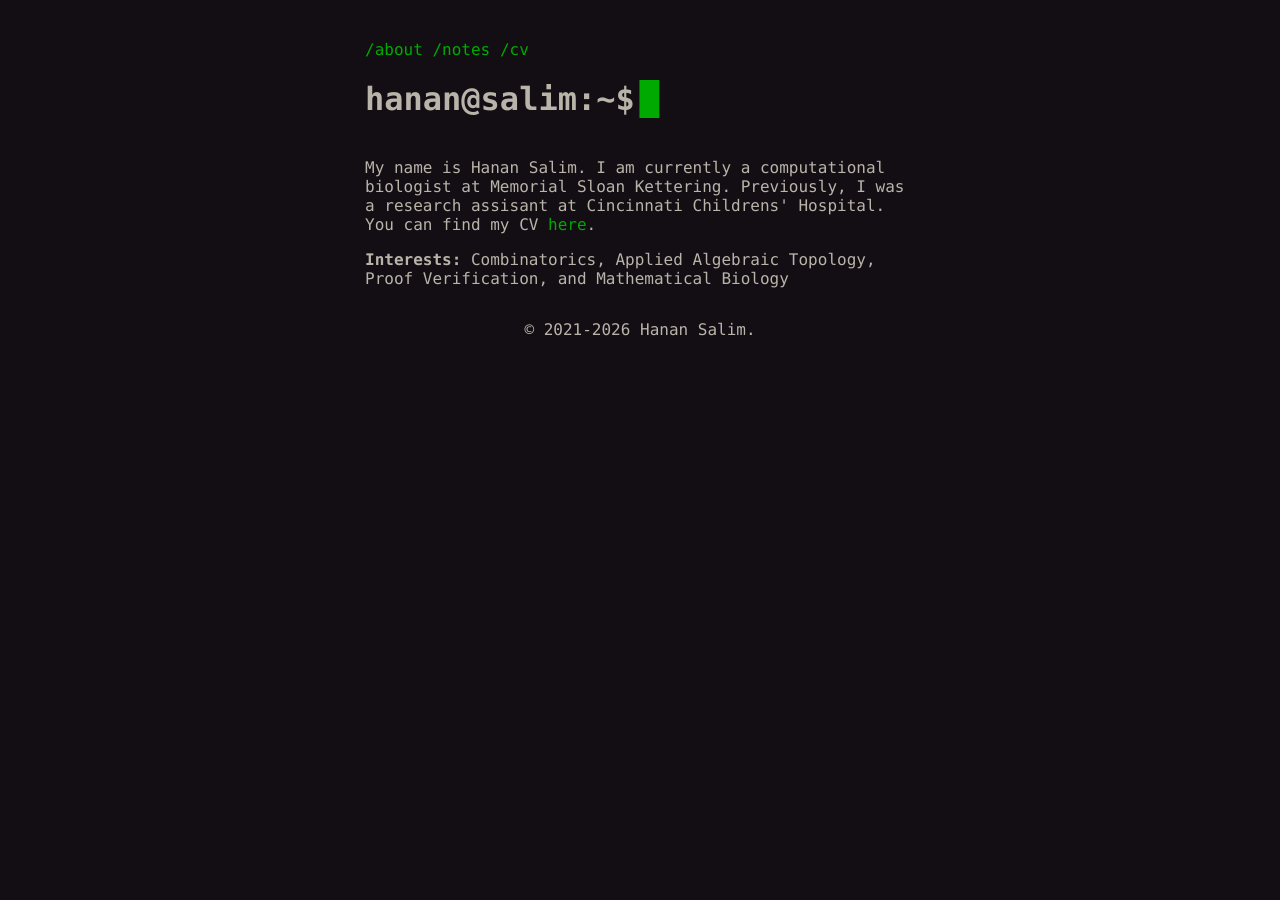
<file: index.html>
<!DOCTYPE html>
<!--[if lte IE 6]><html class="preIE7 preIE8 preIE9"><![endif]-->
<!--[if IE 7]><html class="preIE8 preIE9"><![endif]-->
<!--[if IE 8]><html class="preIE9"><![endif]-->
<!--[if gte IE 9]><!--><html><!--<![endif]-->
  
    <head>
        <meta charset="utf-8">
        <meta http-equiv="X-UA-Compatible" content="IE=edge">
        <meta name="viewport" content="width=device-width, initial-scale=1">
        <meta name="robots" content="noai, noimageai">
        <meta name="description" content="Hanan Salim's personal page">
        <meta name="keywords" content="Hanan, Hanan Salim, Math, Computer Science, Penn State, CCHMC, Bioinformatics">
        <meta nane="author" content="Hanan Salim">
        <title>hanan salim - about</title>
        <link rel="stylesheet" href="style.css">
    </head>
  

    <body>
        <!--[if lt IE 7]>
        <p class="browsehappy">You are using an <strong>outdated</strong> browser. Please <a href="#">upgrade your browser</a> to improve your experience.</p>
        <![endif]-->
        <header>
            <nav>
                <a class="underline" href="index.html">/about</a>
                <a class="underline" href="notes.html">/notes</a>
                <a class="underline" href="cv.pdf">/cv</a>
                <!--<a calss="underline" href="/contact">/contact</a> -->
            </nav>

            <div class="site-title">
                <h1>
                    <a href="/">hanan@salim:~$</a><span class="cursor">█</span>
                </h1>
            </div>
        </header>
        
        <div id="content">
            <p> My name is Hanan Salim. I am currently a computational biologist at Memorial Sloan Kettering. Previously, I was a research 
                assisant at Cincinnati Childrens' Hospital. You can find my CV <a href="cv.pdf">here</a>. 
            </p>

            <p>
                <strong>Interests:</strong> Combinatorics, Applied Algebraic Topology, Proof Verification, and Mathematical Biology
            </p>

            <!--<section class="h-card"> 
                <ul>
                    <li>
                        <a class="u-url" rel="me" href="https:&#x2F;&#x2F;github.com&#x2F;pard68">Github</a>
                    </li>
                    <li>
                        <a class="u-url" rel="me" href="https://www.linkedin.com/in/hanan-salim/">LinkedIn</a>
                    </li>
                </ul>
            </section>-->
        </div>
        
          
        <footer> &copy; 2021-2026 Hanan Salim. </footer>
    </body>
</html>
</file>
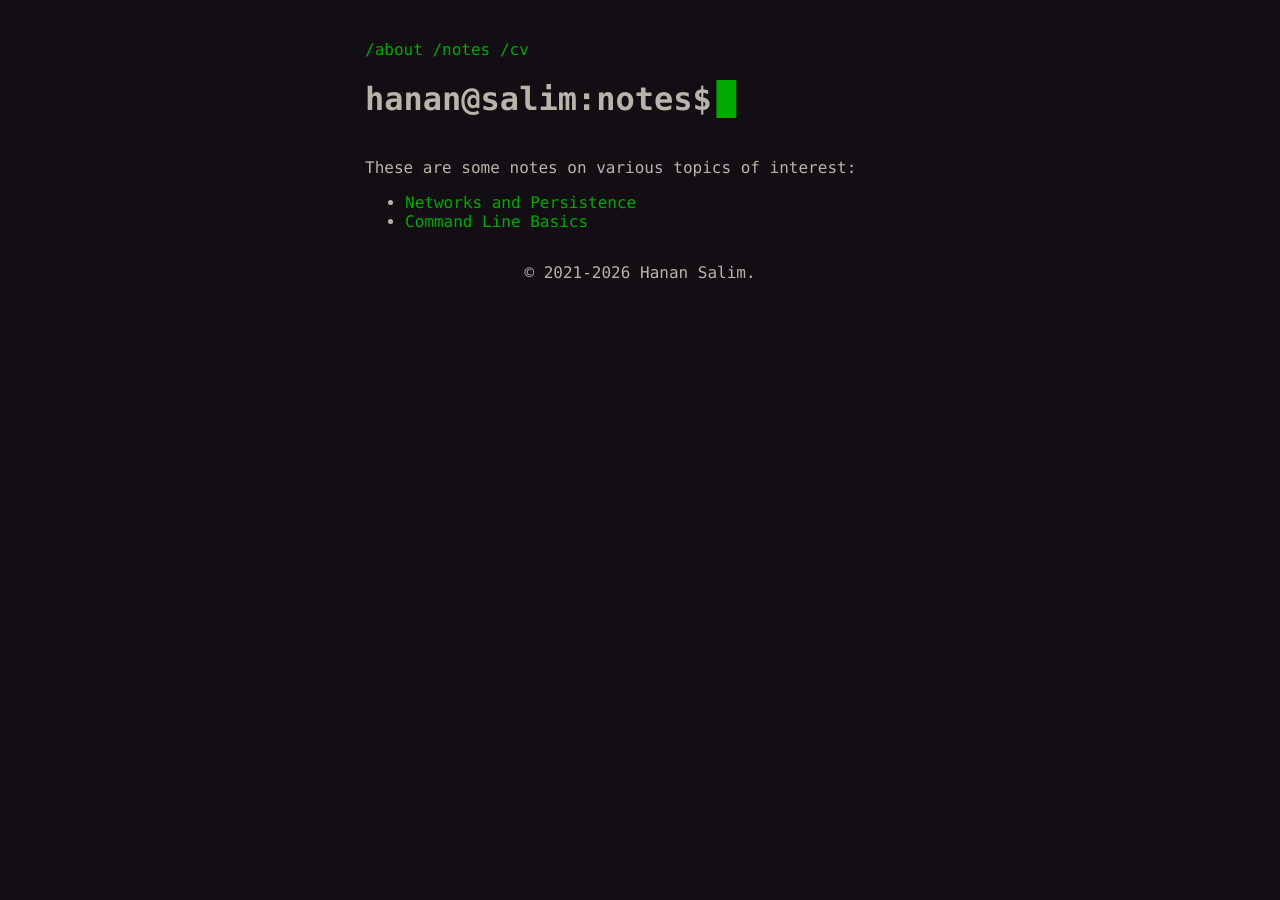
<file: notes.html>
<!DOCTYPE html>
<!--[if lte IE 6]><html class="preIE7 preIE8 preIE9"><![endif]-->
<!--[if IE 7]><html class="preIE8 preIE9"><![endif]-->
<!--[if IE 8]><html class="preIE9"><![endif]-->
<!--[if gte IE 9]><!--><html><!--<![endif]-->
  
    <head>
        <meta charset="utf-8">
        <meta http-equiv="X-UA-Compatible" content="IE=edge">
        <meta name="viewport" content="width=device-width, initial-scale=1">
        <meta name="description" content="Hanan Salim's personal page">
        <meta name="keywords" content="Hanan, Hanan Salim, Math, Computer Science, Penn State, CCHMC, Bioinformatics">
        <meta nane="author" content="Hanan Salim">
        <title>hanan salim - notes</title>
        <link rel="stylesheet" href="style.css">
    </head>
  

    <body>
        <!--[if lt IE 7]>
        <p class="browsehappy">You are using an <strong>outdated</strong> browser. Please <a href="#">upgrade your browser</a> to improve your experience.</p>
        <![endif]-->
        <header>
            <nav>
                <a class="underline" href="index.html">/about</a>
                <a class="underline" href="notes.html">/notes</a>
                <a class="underline" href="cv.pdf">/cv</a>
                <!--<a calss="underline" href="/contact">/contact</a> -->
            </nav>

            <div class="site-title">
                <h1>
                    <a href="/">hanan@salim:notes$</a><span class="cursor">█</span>
                </h1>
            </div>
        </header>
        
        <div id="content">
            
            <p> These are some notes on various topics of interest:
                <ul>
                    <li>
                        <a class="underline" href="notes/Network_Theory_and_Persistence.pdf">Networks and Persistence</a>
                    </li>

                    <li>
                        <a class="underline" href="notes/Command_Line_Basics.pdf">Command Line Basics</a>
                    </li>
                </ul>
            </p>

        </div>
        
          
        <footer> &copy; 2021-2026 Hanan Salim. </footer>
    </body>
</html>
</file>
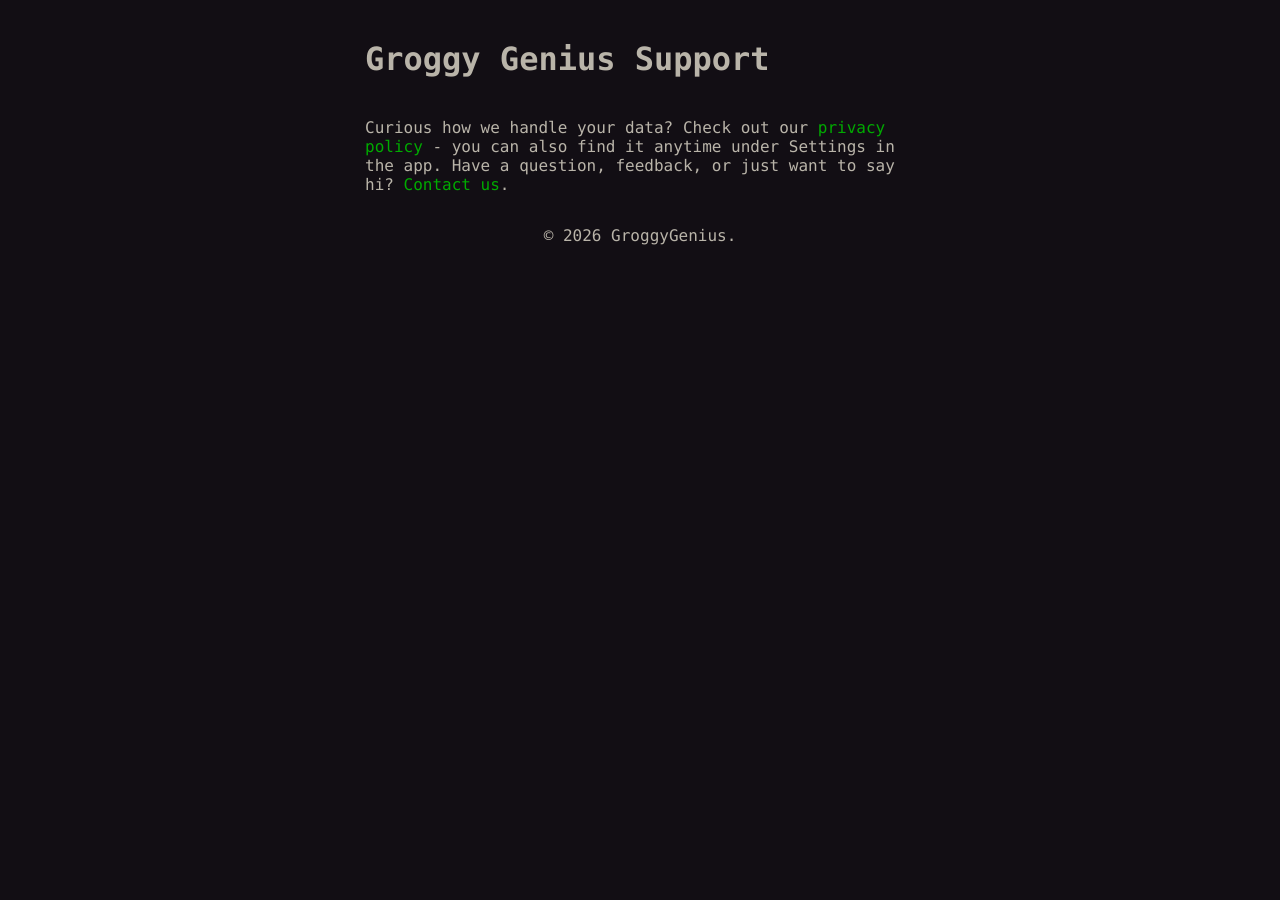
<file: apps/GroggyGenius/GroggyGenius_support.html>
<!DOCTYPE html>
<!--[if lte IE 6]><html class="preIE7 preIE8 preIE9"><![endif]-->
<!--[if IE 7]><html class="preIE8 preIE9"><![endif]-->
<!--[if IE 8]><html class="preIE9"><![endif]-->
<!--[if gte IE 9]><!--><html><!--<![endif]-->
  
    <head>
        <meta charset="utf-8">
        <meta http-equiv="X-UA-Compatible" content="IE=edge">
        <meta name="viewport" content="width=device-width, initial-scale=1">
        <meta name="description" content="GroggyGenius Support and Privacy Policy">
        <meta name="keywords" content="iOS, GroggyGenius, Support, Privacy, Policy">
        <meta nane="author" content="Hanan Salim">
        <title>GroggyGenius Support Page</title>
        <link rel="stylesheet" href="../../style.css">
    </head>
  

    <body>
        <!--[if lt IE 7]>
        <p class="browsehappy">You are using an <strong>outdated</strong> browser. Please <a href="#">upgrade your browser</a> to improve your experience.</p>
        <![endif]-->
        <header>
            <div class="site-title">
                <h1>
                    <a href="/">Groggy Genius Support</a>
                </h1>
            </div>
        </header>
        
        <div id="content">
            <p>
                Curious how we handle your data? Check out our <a class="underline" href="privacy-policy.html"> privacy policy</a> 
                - you can also find it anytime under Settings in the app. 
                Have a question, feedback, or just want to say hi? <a href="https://forms.gle/STxdugRo8yq58U1D7"> Contact us</a>.
            </p>
        </div>
        
          
        <footer> &copy; 2026 GroggyGenius. </footer>
    </body>
</html>
</file>
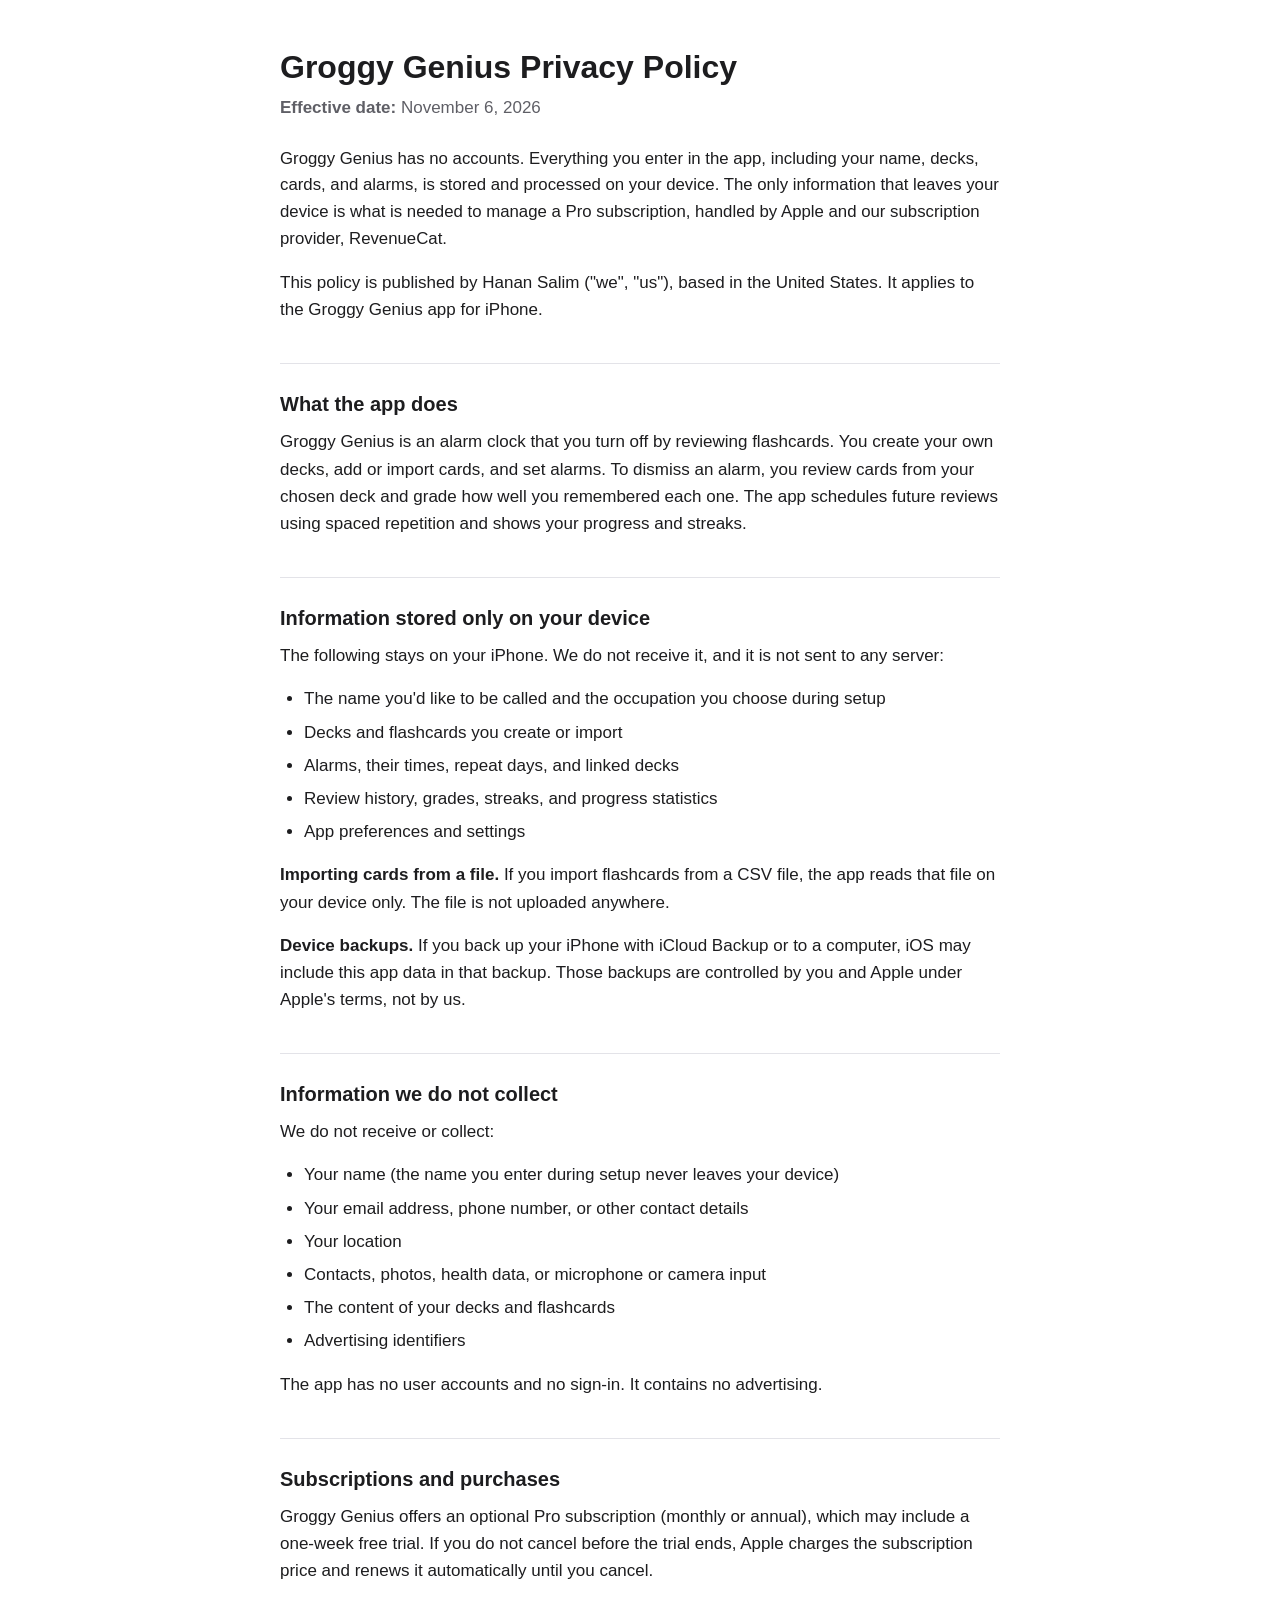
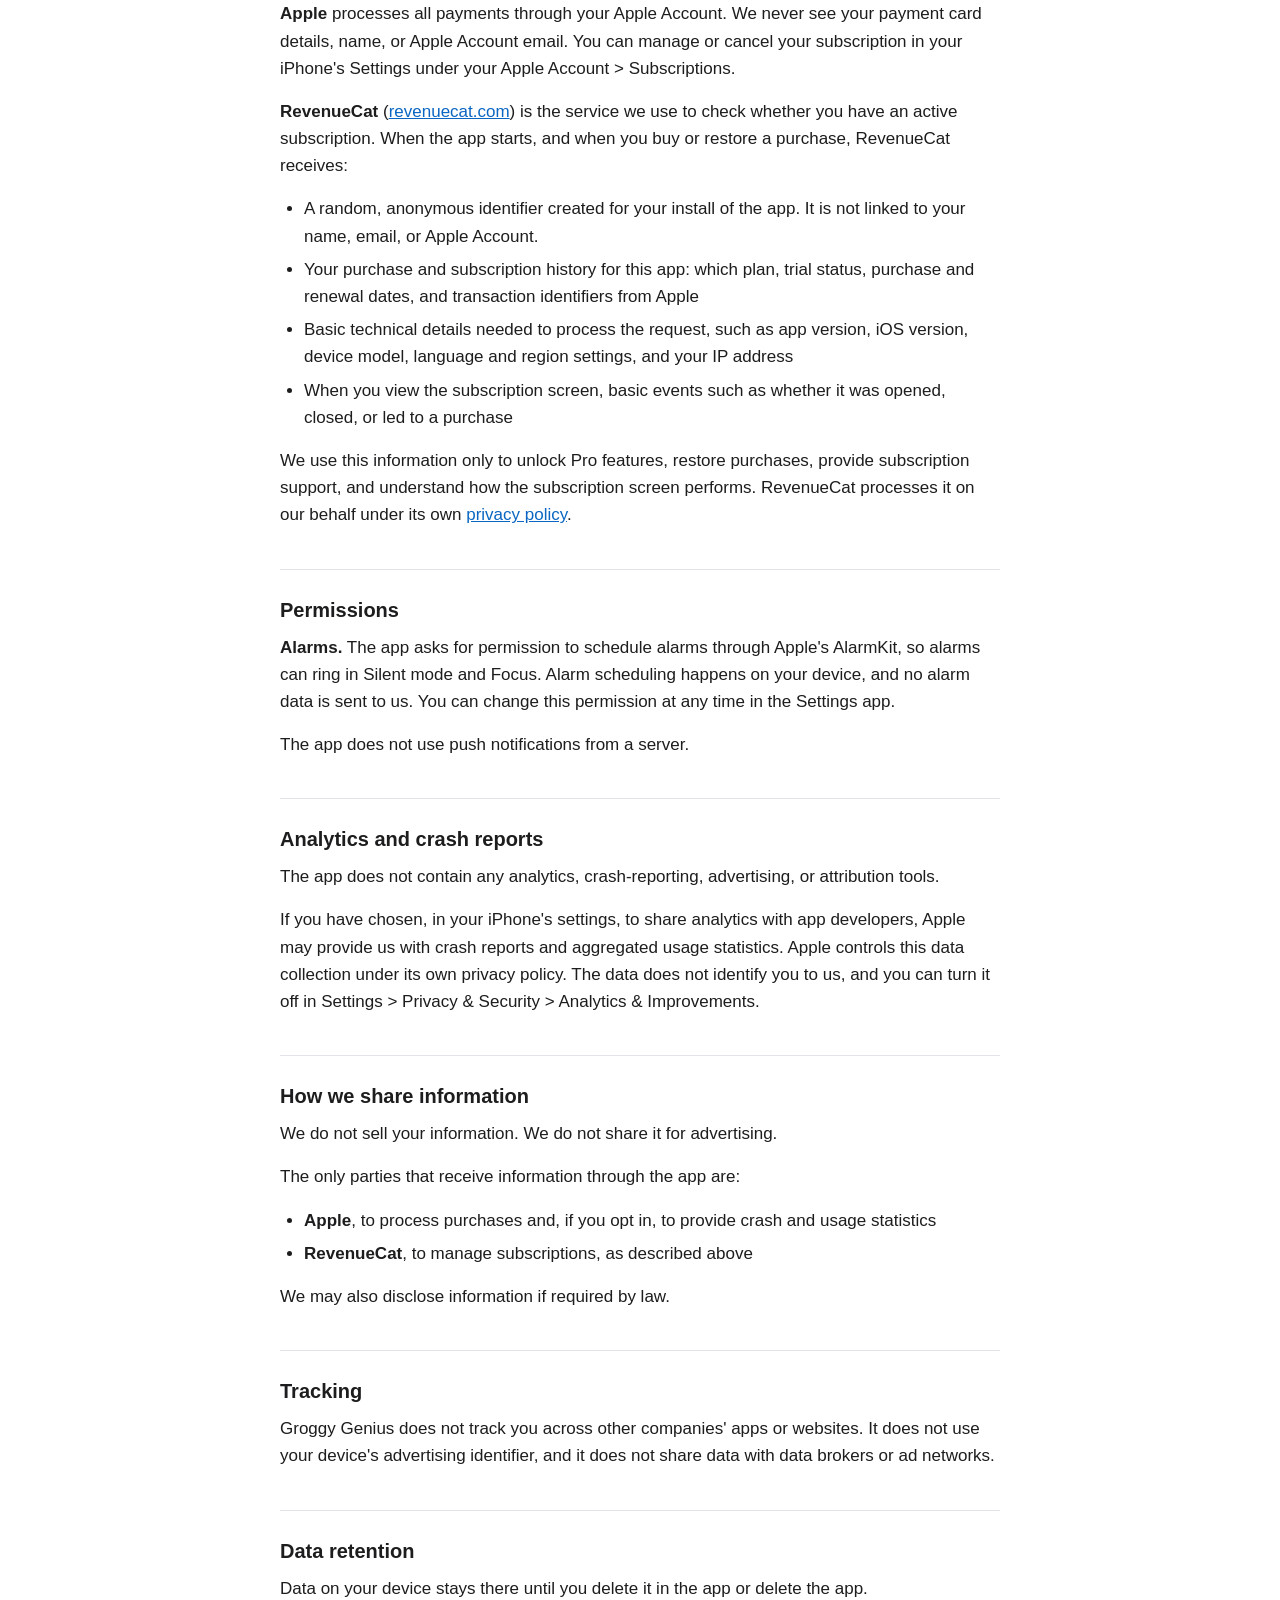
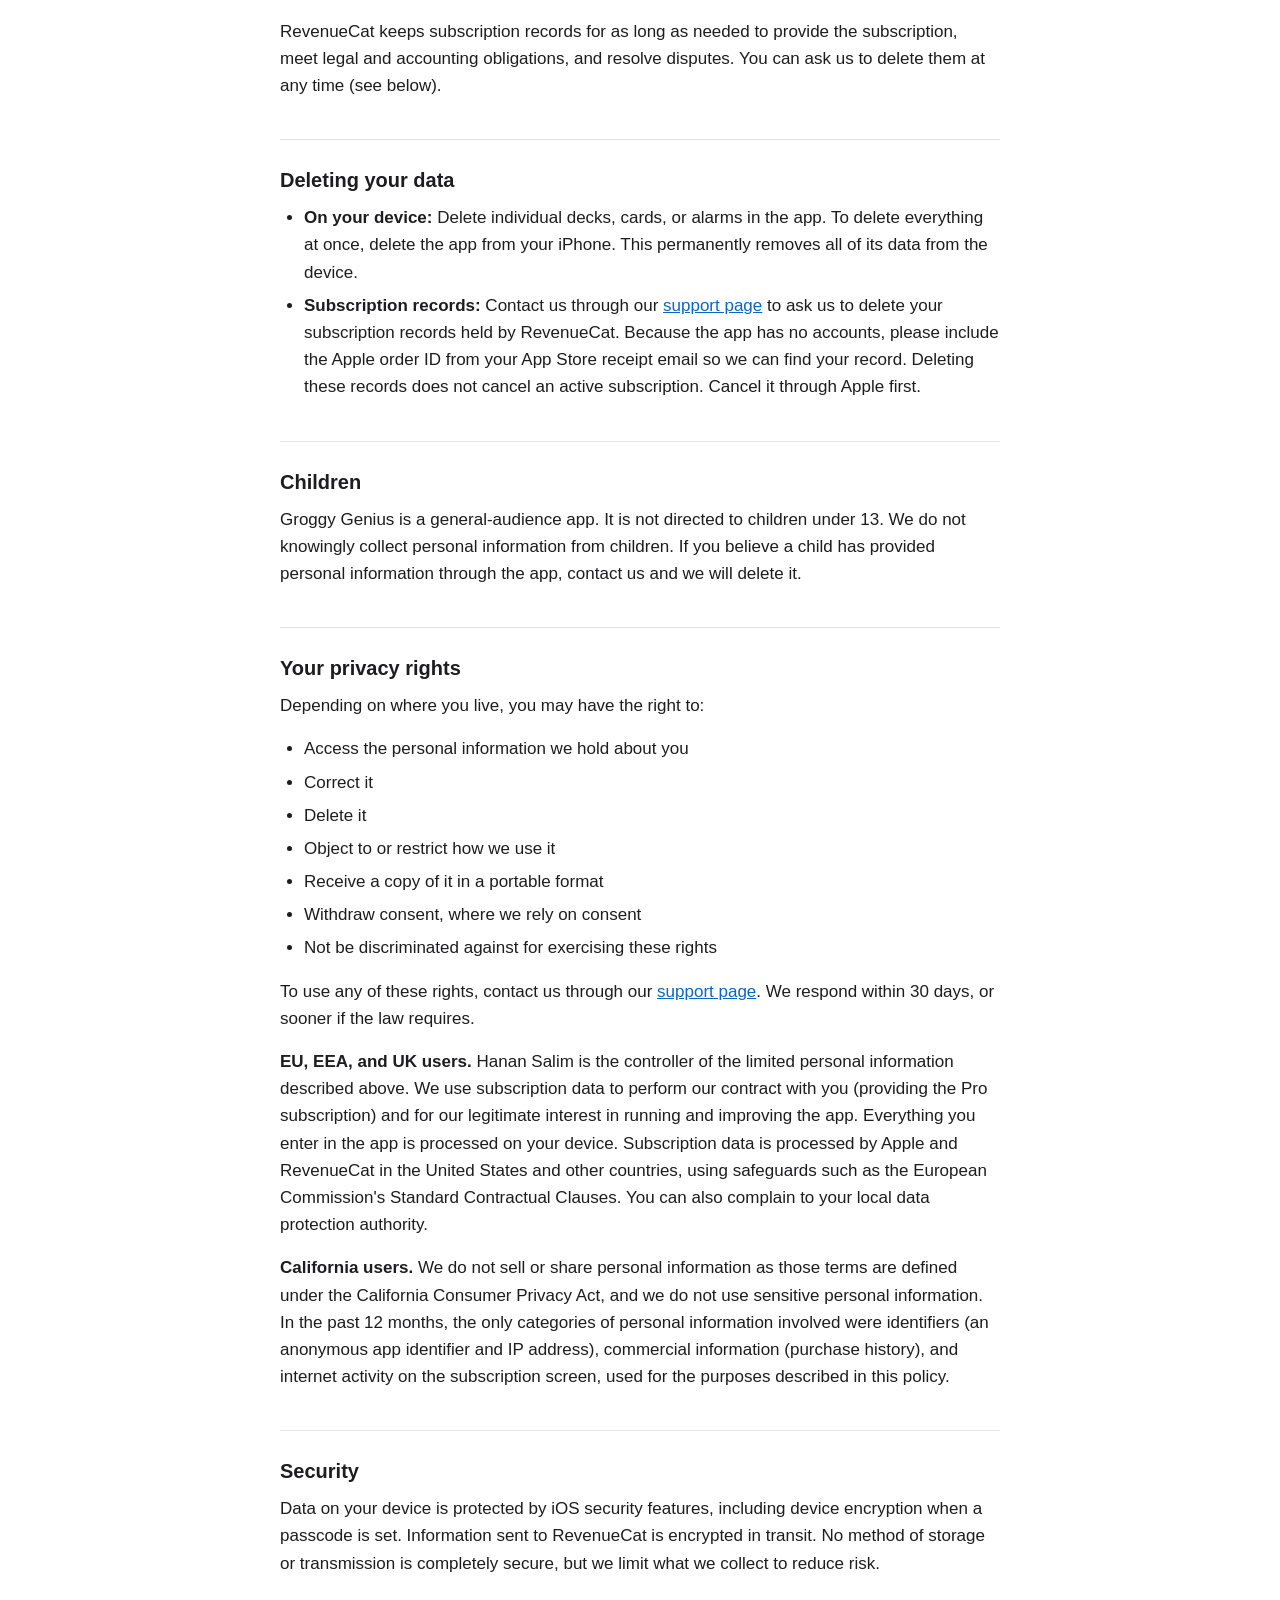
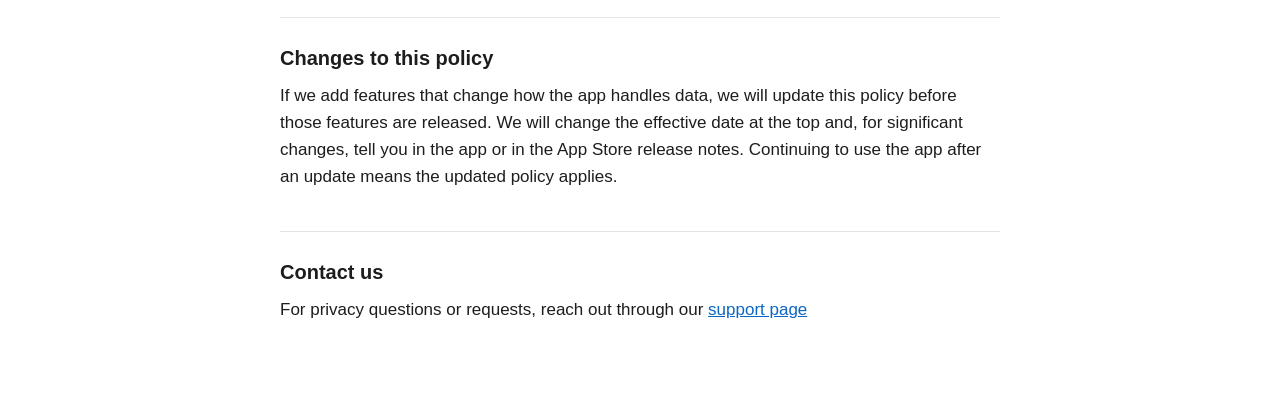
<file: apps/GroggyGenius/privacy-policy.html>
<!doctype html>
<html lang="en">
<head>
<meta charset="utf-8">
<meta name="viewport" content="width=device-width, initial-scale=1">
<title>Privacy Policy – Groggy Genius</title>
<meta name="description" content="How the Groggy Genius iPhone app handles your information.">
<style>
  :root {
    --text: #1d1d1f;
    --muted: #5f5f66;
    --background: #ffffff;
    --rule: #e3e3e8;
    --link: #0a66c2;
  }
  @media (prefers-color-scheme: dark) {
    :root {
      --text: #f2f2f5;
      --muted: #a8a8b0;
      --background: #121214;
      --rule: #2c2c31;
      --link: #6cb4ff;
    }
  }
  * { box-sizing: border-box; }
  body {
    margin: 0;
    padding: 48px 16px 64px;
    background: var(--background);
    color: var(--text);
    font: 17px/1.6 -apple-system, BlinkMacSystemFont, "Segoe UI", Roboto, Helvetica, Arial, sans-serif;
  }
  main { max-width: 720px; margin: 0 auto; }
  h1 { font-size: 2rem; line-height: 1.2; margin: 0 0 8px; }
  h2 { font-size: 1.25rem; margin: 40px 0 8px; padding-top: 24px; border-top: 1px solid var(--rule); }
  p, ul { margin: 0 0 16px; }
  ul { padding-left: 24px; }
  li { margin-bottom: 6px; }
  a { color: var(--link); }
  .effective-date { color: var(--muted); margin-bottom: 24px; }
  .summary { font-size: 1.05rem; }
</style>
</head>
<body>
<main>

<h1>Groggy Genius Privacy Policy</h1>
<p class="effective-date"><strong>Effective date:</strong> November 6, 2026</p>

<p class="summary">Groggy Genius has no accounts. Everything you enter in the app, including your name, decks, cards, and alarms, is stored and processed on your device. The only information that leaves your device is what is needed to manage a Pro subscription, handled by Apple and our subscription provider, RevenueCat.</p>

<p>This policy is published by Hanan Salim ("we", "us"), based in the United States. It applies to the Groggy Genius app for iPhone.</p>

<h2>What the app does</h2>
<p>Groggy Genius is an alarm clock that you turn off by reviewing flashcards. You create your own decks, add or import cards, and set alarms. To dismiss an alarm, you review cards from your chosen deck and grade how well you remembered each one. The app schedules future reviews using spaced repetition and shows your progress and streaks.</p>

<h2>Information stored only on your device</h2>
<p>The following stays on your iPhone. We do not receive it, and it is not sent to any server:</p>
<ul>
  <li>The name you'd like to be called and the occupation you choose during setup</li>
  <li>Decks and flashcards you create or import</li>
  <li>Alarms, their times, repeat days, and linked decks</li>
  <li>Review history, grades, streaks, and progress statistics</li>
  <li>App preferences and settings</li>
</ul>
<p><strong>Importing cards from a file.</strong> If you import flashcards from a CSV file, the app reads that file on your device only. The file is not uploaded anywhere.</p>
<p><strong>Device backups.</strong> If you back up your iPhone with iCloud Backup or to a computer, iOS may include this app data in that backup. Those backups are controlled by you and Apple under Apple's terms, not by us.</p>

<h2>Information we do not collect</h2>
<p>We do not receive or collect:</p>
<ul>
  <li>Your name (the name you enter during setup never leaves your device)</li>
  <li>Your email address, phone number, or other contact details</li>
  <li>Your location</li>
  <li>Contacts, photos, health data, or microphone or camera input</li>
  <li>The content of your decks and flashcards</li>
  <li>Advertising identifiers</li>
</ul>
<p>The app has no user accounts and no sign-in. It contains no advertising.</p>

<h2>Subscriptions and purchases</h2>
<p>Groggy Genius offers an optional Pro subscription (monthly or annual), which may include a one-week free trial. If you do not cancel before the trial ends, Apple charges the subscription price and renews it automatically until you cancel.</p>
<p><strong>Apple</strong> processes all payments through your Apple Account. We never see your payment card details, name, or Apple Account email. You can manage or cancel your subscription in your iPhone's Settings under your Apple Account &gt; Subscriptions.</p>
<p><strong>RevenueCat</strong> (<a href="https://www.revenuecat.com">revenuecat.com</a>) is the service we use to check whether you have an active subscription. When the app starts, and when you buy or restore a purchase, RevenueCat receives:</p>
<ul>
  <li>A random, anonymous identifier created for your install of the app. It is not linked to your name, email, or Apple Account.</li>
  <li>Your purchase and subscription history for this app: which plan, trial status, purchase and renewal dates, and transaction identifiers from Apple</li>
  <li>Basic technical details needed to process the request, such as app version, iOS version, device model, language and region settings, and your IP address</li>
  <li>When you view the subscription screen, basic events such as whether it was opened, closed, or led to a purchase</li>
</ul>
<p>We use this information only to unlock Pro features, restore purchases, provide subscription support, and understand how the subscription screen performs. RevenueCat processes it on our behalf under its own <a href="https://www.revenuecat.com/privacy">privacy policy</a>.</p>

<h2>Permissions</h2>
<p><strong>Alarms.</strong> The app asks for permission to schedule alarms through Apple's AlarmKit, so alarms can ring in Silent mode and Focus. Alarm scheduling happens on your device, and no alarm data is sent to us. You can change this permission at any time in the Settings app.</p>
<p>The app does not use push notifications from a server.</p>

<h2>Analytics and crash reports</h2>
<p>The app does not contain any analytics, crash-reporting, advertising, or attribution tools.</p>
<p>If you have chosen, in your iPhone's settings, to share analytics with app developers, Apple may provide us with crash reports and aggregated usage statistics. Apple controls this data collection under its own privacy policy. The data does not identify you to us, and you can turn it off in Settings &gt; Privacy &amp; Security &gt; Analytics &amp; Improvements.</p>

<h2>How we share information</h2>
<p>We do not sell your information. We do not share it for advertising.</p>
<p>The only parties that receive information through the app are:</p>
<ul>
  <li><strong>Apple</strong>, to process purchases and, if you opt in, to provide crash and usage statistics</li>
  <li><strong>RevenueCat</strong>, to manage subscriptions, as described above</li>
</ul>
<p>We may also disclose information if required by law.</p>

<h2>Tracking</h2>
<p>Groggy Genius does not track you across other companies' apps or websites. It does not use your device's advertising identifier, and it does not share data with data brokers or ad networks.</p>

<h2>Data retention</h2>
<p>Data on your device stays there until you delete it in the app or delete the app.</p>
<p>RevenueCat keeps subscription records for as long as needed to provide the subscription, meet legal and accounting obligations, and resolve disputes. You can ask us to delete them at any time (see below).</p>

<h2>Deleting your data</h2>
<ul>
  <li><strong>On your device:</strong> Delete individual decks, cards, or alarms in the app. To delete everything at once, delete the app from your iPhone. This permanently removes all of its data from the device.</li>
  <li><strong>Subscription records:</strong> Contact us through our <a href="https://www.hanansalim.com/apps/GroggyGenius/GroggyGenius_support.html"> support page</a> to ask us to delete your subscription records held by RevenueCat. Because the app has no accounts, please include the Apple order ID from your App Store receipt email so we can find your record. Deleting these records does not cancel an active subscription. Cancel it through Apple first.</li>
</ul>

<h2>Children</h2>
<p>Groggy Genius is a general-audience app. It is not directed to children under 13. We do not knowingly collect personal information from children. If you believe a child has provided personal information through the app, contact us and we will delete it.</p>

<h2>Your privacy rights</h2>
<p>Depending on where you live, you may have the right to:</p>
<ul>
  <li>Access the personal information we hold about you</li>
  <li>Correct it</li>
  <li>Delete it</li>
  <li>Object to or restrict how we use it</li>
  <li>Receive a copy of it in a portable format</li>
  <li>Withdraw consent, where we rely on consent</li>
  <li>Not be discriminated against for exercising these rights</li>
</ul>
<p>To use any of these rights, contact us through our <a href="https://www.hanansalim.com/apps/GroggyGenius/GroggyGenius_support.html"> support page</a>. We respond within 30 days, or sooner if the law requires.</p>
<p><strong>EU, EEA, and UK users.</strong> Hanan Salim is the controller of the limited personal information described above. We use subscription data to perform our contract with you (providing the Pro subscription) and for our legitimate interest in running and improving the app. Everything you enter in the app is processed on your device. Subscription data is processed by Apple and RevenueCat in the United States and other countries, using safeguards such as the European Commission's Standard Contractual Clauses. You can also complain to your local data protection authority.</p>
<p><strong>California users.</strong> We do not sell or share personal information as those terms are defined under the California Consumer Privacy Act, and we do not use sensitive personal information. In the past 12 months, the only categories of personal information involved were identifiers (an anonymous app identifier and IP address), commercial information (purchase history), and internet activity on the subscription screen, used for the purposes described in this policy.</p>

<h2>Security</h2>
<p>Data on your device is protected by iOS security features, including device encryption when a passcode is set. Information sent to RevenueCat is encrypted in transit. No method of storage or transmission is completely secure, but we limit what we collect to reduce risk.</p>

<h2>Changes to this policy</h2>
<p>If we add features that change how the app handles data, we will update this policy before those features are released. We will change the effective date at the top and, for significant changes, tell you in the app or in the App Store release notes. Continuing to use the app after an update means the updated policy applies.</p>

<h2>Contact us</h2>
<p>For privacy questions or requests, reach out through our <a href="https://www.hanansalim.com/apps/GroggyGenius/GroggyGenius_support.html"> support page</a></p>

</main>
</body>
</html>
</file>
<file: style.css>
:root {
    --color-bg: #120E14;
    --color-text: rgb(185, 180, 169);
    --color-accent: rgb(0, 170, 0);
}

html {
	background-color: var(--color-bg) !important;
}

body {
    background: var(--color-bg);
    color: var(--color-text);
    font-family: "Fira Mono", monospace;
    font-size: 16px;
    margin: 0 auto;
    margin-bottom: 120px;
    padding: 0px;
    max-width: 550px;
    text-rendering: geometricPrecision;
    -webkit-font-smoothing: antialiased;
    -moz-osx-font-smoothing: grayscale;
}

@media screen and (max-width: 630px) {
    body {
        padding: 0px 40px;
    }
}

header {
    margin: 40px 0px 40px;
}

header .site-title a {
    text-decoration: none;
}

header .devlog-title {
    font-weight: bold;
}

header h1 a {
    color: var(--color-text);
}

footer {
    margin-left: auto;
    margin-right: auto;
    margin-top: 2em;
    display: table;
    text-align: center;
}

footer nav {
    margin-top: 20px;
}

footer .svglink,
footer svglink:hover {
    text-decoration: none;
}

footer svg {
    fill: var(--color-text);
    width: 20px;
}

footer svg:hover {
    fill: var(--color-accent);
    stroke: var(--color-accent);
}

#archive {
    margin: 0px;
    padding: 0px;
    text-transform: uppercase;
}

img {
    margin: 20px 0px;
    padding: 0px;
	max-width: 100%;
}

svg {
    stroke: var(--color-text);
    stroke-width: 1;
    fill: var(--color-text);
    margin: 0 auto;
}

a {
    color: var(--color-accent);
    text-decoration: none
}

.underline:hover {
    color: var(--color-accent);
}

.underline {
    position: relative;
}

.underline::before {
    content: '';
    position: absolute;
    bottom: 0;
    left: 0;
    right: 0;
    height: 2px;
    background-color: var(--color-accent);
    transform-origin: bottom right;
    transform: scaleX(0);
    transition: transform 0.5s ease;
}

.underline:hover::before {
    transform-origin: bottom left;
    transform: scaleX(1);
}

.highlight {
    color: var(--color-text);
    position: relative;
    z-index: 1;
}

.highlight::before {
    content: '';
    position: absolute;
    z-index: -1;
    top: 0;
    bottom: 0;
    left: -0.25em;
    right: -0.25em;
    background-color: var(--color-accent);
    transform-origin: bottom center;
    transform: scaleY(0.1);
    transition: all 0.1s ease-in-out;
}

.highlight:hover::before {
    transform: scaleY(1);
    background-color: var(--color-accent);
}

.cursor {
    animation: cursor 2s infinite;
    color: var(--color-accent);
    display: inline-block;
    width: 10px;
    margin-left: 5px;
    border-radius: 1px;
}

.centered {
	margin: 0px auto 40px;
	display: block;
}

@keyframes cursor {
    0% {
        opacity: 0
    }
    50% {
        opacity: 1
    }
    to {
        opacity: 0
    }
}

pre {
	max-width: 850px;
	overflow: scroll;
	padding: 15px 15px;
	font-size: 14px;
}
</file>
